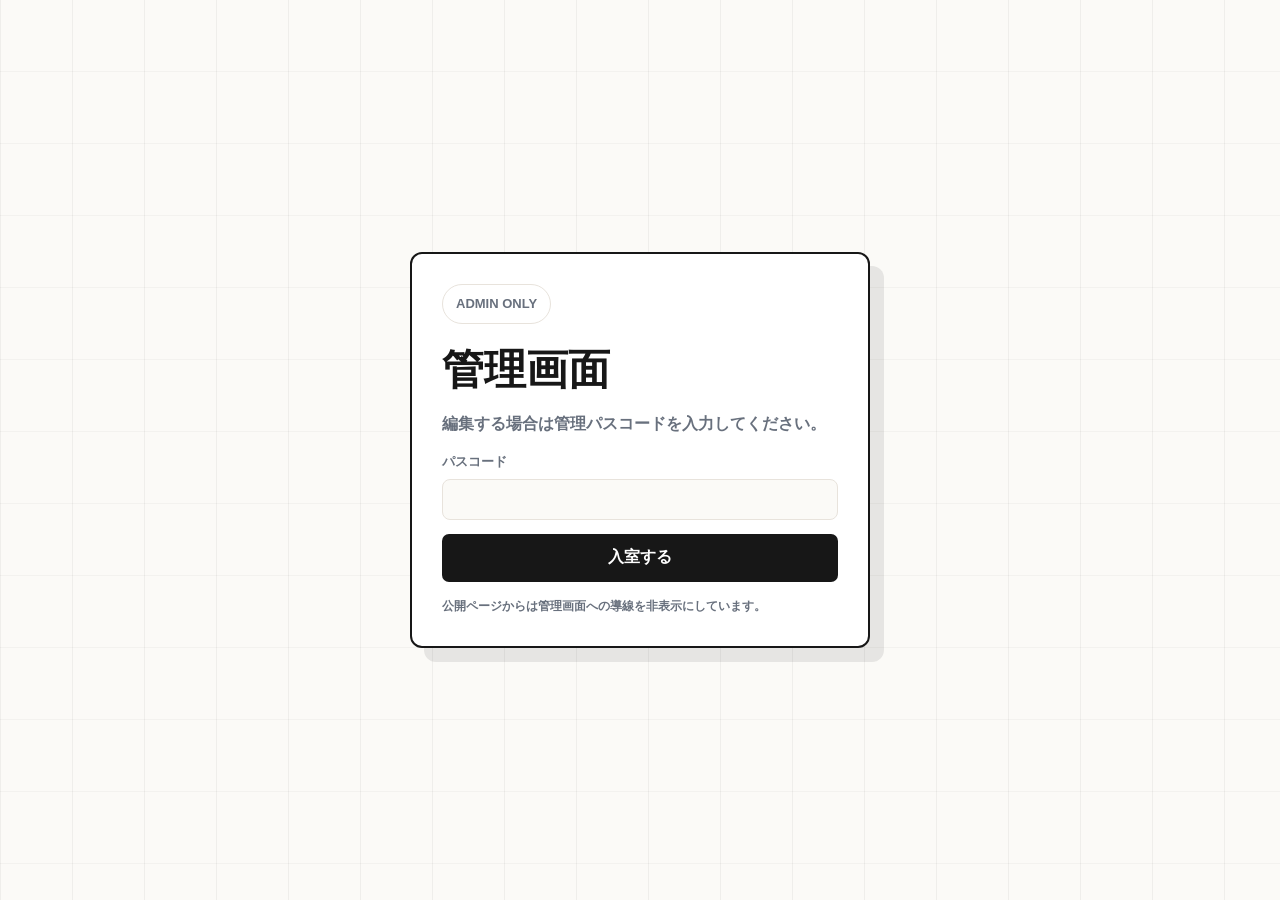
<file: admin.html>
<!doctype html>
<html lang="ja">
<head>
  <meta charset="utf-8">
  <meta name="viewport" content="width=device-width, initial-scale=1">
  <title>管理画面 | 筋トレ解剖図鑑</title>
  <meta name="robots" content="noindex,nofollow">
  <link rel="stylesheet" href="styles.css?v=20260502-4">
  <link rel="stylesheet" href="admin.css?v=20260502-4">
</head>
<body class="admin-locked">
  <div class="admin-lock" id="adminLock">
    <form class="admin-lock-panel" id="adminLogin">
      <p class="eyebrow">ADMIN ONLY</p>
      <h1>管理画面</h1>
      <p>編集する場合は管理パスコードを入力してください。</p>
      <label>パスコード<input id="adminPassword" type="password" autocomplete="current-password"></label>
      <button class="primary-action admin-button" type="submit">入室する</button>
      <p class="lock-note">公開ページからは管理画面への導線を非表示にしています。</p>
    </form>
  </div>

  <header class="site-header">
    <a class="brand" href="index.html">
      <span class="brand-mark"></span>
      <span>筋トレ解剖図鑑 管理</span>
    </a>
    <nav class="site-nav">
      <a href="index.html">サイトを見る</a>
      <button class="admin-link reset-button" type="button" id="resetData">初期化</button>
    </nav>
  </header>

  <main class="admin-main">
    <section class="admin-hero">
      <p class="eyebrow">DASHBOARD</p>
      <h1>アクセス数と内容を管理</h1>
      <p>この管理画面では、アクセス数の確認、トレーニング解説の編集、広告・アフィリエイト枠の編集ができます。</p>
    </section>

    <section class="admin-grid">
      <article class="admin-card">
        <h2>アクセス状況</h2>
        <div class="stats-grid">
          <div><span>総アクセス</span><strong id="totalVisits">0</strong></div>
          <div><span>最終アクセス</span><strong id="lastVisit">-</strong></div>
        </div>
        <h3>種目別クリック</h3>
        <div id="exerciseStats" class="stats-list"></div>
      </article>

      <article class="admin-card">
        <h2>広告・アフィリエイト編集</h2>
        <label>編集する枠
          <select id="bannerSelect"></select>
        </label>
        <label>種別<input id="bannerType" type="text"></label>
        <label>タイトル<input id="bannerTitle" type="text"></label>
        <label>説明<textarea id="bannerDescription" rows="4"></textarea></label>
        <label>ボタン文言<input id="bannerCta" type="text"></label>
        <label>リンクURL<input id="bannerUrl" type="text"></label>
        <button class="primary-action admin-button" type="button" id="saveBanner">広告枠を保存</button>
      </article>

      <article class="admin-card wide-card">
        <h2>トレーニング解説編集</h2>
        <div class="editor-layout">
          <div>
            <label>編集する種目
              <select id="exerciseSelect"></select>
            </label>
            <label>種目名<input id="exerciseName" type="text"></label>
            <label>カテゴリ<input id="exerciseCategory" type="text"></label>
            <label>鍛える部位<input id="exerciseMuscles" type="text"></label>
            <label>難易度<input id="exerciseLevel" type="text"></label>
            <label>目安<input id="exerciseSets" type="text"></label>
            <label>画像パス<input id="exerciseImage" type="text"></label>
          </div>
          <div>
            <label>説明<textarea id="exerciseLead" rows="5"></textarea></label>
            <label>手順 1行1ステップ<textarea id="exerciseSteps" rows="8"></textarea></label>
            <label>NG例 1行1つ<textarea id="exerciseNg" rows="5"></textarea></label>
            <label>関連リンク<input id="exerciseAffiliateUrl" type="text"></label>
          </div>
        </div>
        <button class="primary-action admin-button" type="button" id="saveExercise">種目を保存</button>
      </article>

      <article class="admin-card wide-card">
        <h2>データ管理</h2>
        <p>編集内容はこのブラウザのローカル保存です。本格公開時はWordPress、microCMS、Supabaseなどに移すと複数人管理・正式なアクセス解析ができます。</p>
        <div class="data-actions">
          <button class="secondary-action" type="button" id="exportData">JSONを書き出す</button>
          <button class="secondary-action" type="button" id="importData">JSONを読み込む</button>
        </div>
        <textarea id="jsonArea" rows="8" placeholder="書き出し・読み込み用JSON"></textarea>
      </article>
    </section>
  </main>

  <script src="affiliate-config.js?v=20260502-4"></script>
  <script src="site-data.js?v=20260502-4"></script>
  <script src="admin.js?v=20260502-4"></script>
</body>
</html>
</file>
<file: styles.css>
:root {
  --ink: #171717;
  --muted: #68707d;
  --paper: #fbfaf7;
  --panel: #ffffff;
  --line: #e8e3dc;
  --soft: #f3efe9;
  --red: #e74235;
  --blue: #1e6e91;
  --shadow: 14px 14px 0 rgba(23, 23, 23, .09);
}

* {
  box-sizing: border-box;
}

html {
  scroll-behavior: smooth;
}

body {
  margin: 0;
  overflow-x: hidden;
  color: var(--ink);
  background:
    linear-gradient(90deg, rgba(23, 23, 23, .035) 1px, transparent 1px) 0 0 / 72px 72px,
    linear-gradient(0deg, rgba(23, 23, 23, .025) 1px, transparent 1px) 0 0 / 72px 72px,
    var(--paper);
  font-family: -apple-system, BlinkMacSystemFont, "Hiragino Sans", "Yu Gothic", "Noto Sans JP", sans-serif;
}

a {
  color: inherit;
  text-decoration: none;
}

button,
input,
textarea {
  font: inherit;
}

.site-header {
  position: sticky;
  top: 0;
  z-index: 10;
  min-height: 84px;
  display: flex;
  align-items: center;
  justify-content: space-between;
  gap: 18px;
  padding: 16px clamp(20px, 5vw, 72px);
  border-bottom: 1px solid var(--line);
  background: rgba(251, 250, 247, .92);
  backdrop-filter: blur(14px);
}

.brand {
  display: inline-flex;
  align-items: center;
  gap: 12px;
  font-size: clamp(20px, 2.2vw, 29px);
  font-weight: 950;
}

.brand-mark {
  width: 40px;
  height: 40px;
  position: relative;
  flex: 0 0 auto;
  border: 2px solid var(--ink);
  background: #fff;
}

.brand-mark::after {
  content: "";
  position: absolute;
  inset: 8px;
  border: 7px solid var(--red);
  border-radius: 50%;
}

.site-nav {
  display: flex;
  align-items: center;
  gap: 22px;
  font-weight: 900;
}

.admin-link,
.primary-action {
  display: inline-flex;
  align-items: center;
  justify-content: center;
  min-height: 48px;
  padding: 0 18px;
  border-radius: 7px;
  background: var(--ink);
  color: #fff;
  font-weight: 950;
}

.hero {
  display: grid;
  grid-template-columns: minmax(0, 520px) minmax(0, 1fr);
  gap: clamp(28px, 5vw, 60px);
  align-items: center;
  padding: clamp(48px, 7vw, 84px) clamp(20px, 5vw, 72px) 54px;
}

.hero > * {
  min-width: 0;
}

.eyebrow {
  display: inline-flex;
  width: fit-content;
  margin: 0 0 18px;
  padding: 8px 13px;
  border: 1px solid var(--line);
  border-radius: 999px;
  background: #fff;
  color: var(--blue);
  font-size: 13px;
  font-weight: 950;
}

h1,
h2,
h3,
p {
  margin-top: 0;
}

.hero h1 {
  margin-bottom: 24px;
  font-size: clamp(54px, 6vw, 86px);
  line-height: 1.02;
  font-weight: 950;
  overflow-wrap: anywhere;
}

.hero h1 span {
  color: var(--red);
}

.lead {
  color: var(--muted);
  font-size: clamp(17px, 1.6vw, 22px);
  line-height: 1.85;
  font-weight: 800;
  overflow-wrap: anywhere;
  word-break: auto-phrase;
}

.hero-actions {
  display: flex;
  gap: 14px;
  flex-wrap: wrap;
  margin-top: 30px;
}

.hero-stats {
  display: grid;
  grid-template-columns: repeat(2, minmax(0, 1fr));
  gap: 10px;
  margin-top: 24px;
  max-width: 360px;
}

.hero-stats div {
  padding: 14px;
  border: 1px solid var(--line);
  border-radius: 8px;
  background: rgba(255, 255, 255, .84);
}

.hero-stats strong {
  display: block;
  font-size: 28px;
  line-height: 1;
  font-weight: 950;
}

.hero-stats span {
  display: block;
  margin-top: 6px;
  color: var(--muted);
  font-size: 12px;
  font-weight: 950;
}

.secondary-action {
  display: inline-flex;
  align-items: center;
  justify-content: center;
  min-height: 48px;
  padding: 0 18px;
  border: 2px solid var(--ink);
  border-radius: 7px;
  background: #fff;
  font-weight: 950;
}

.hero-art {
  max-width: 100%;
  overflow: hidden;
  border: 2px solid var(--ink);
  border-radius: 12px;
  background: #fff;
  box-shadow: var(--shadow);
}

.hero-art img,
.mobile-showcase img,
.detail-main > img,
.exercise-card img {
  display: block;
  width: 100%;
  height: auto;
}

.mobile-showcase {
  display: grid;
  grid-template-columns: minmax(0, 1fr) 310px;
  gap: clamp(24px, 5vw, 60px);
  align-items: center;
  margin: 0 clamp(20px, 5vw, 72px) 48px;
  padding: 32px;
  border: 1px solid var(--line);
  border-radius: 14px;
  background: rgba(255, 255, 255, .76);
}

.mobile-showcase h2,
.section-head h2,
.detail-copy h2 {
  margin-bottom: 14px;
  font-size: clamp(34px, 4vw, 56px);
  line-height: 1.16;
  font-weight: 950;
}

.mobile-showcase p,
.section-head p,
.detail-copy p {
  color: var(--muted);
  font-weight: 800;
  line-height: 1.75;
}

.mobile-showcase img {
  border: 2px solid var(--ink);
  border-radius: 18px;
  box-shadow: var(--shadow);
}

.section {
  padding: 58px clamp(20px, 5vw, 72px);
  border-top: 1px solid var(--line);
}

.section-head {
  max-width: 820px;
  margin-bottom: 28px;
}

.section-head.row {
  max-width: none;
  display: flex;
  align-items: end;
  justify-content: space-between;
  gap: 24px;
}

.banner-grid {
  display: grid;
  grid-template-columns: 1fr;
  gap: 18px;
  max-width: 900px;
}

.banner-card {
  min-height: 226px;
  display: grid;
  grid-template-columns: minmax(0, 1fr) minmax(180px, 260px);
  gap: 24px;
  align-items: stretch;
  padding: 24px;
  border: 2px solid var(--ink);
  border-radius: 12px;
  background: linear-gradient(135deg, #fff 0%, #fff 62%, rgba(231, 66, 53, .12) 100%);
  box-shadow: 8px 8px 0 rgba(23, 23, 23, .06);
}

.banner-card.blue {
  background: linear-gradient(135deg, #fff 0%, #fff 62%, rgba(30, 110, 145, .12) 100%);
}

.banner-card.black {
  background: linear-gradient(135deg, #fff 0%, #fff 62%, rgba(23, 23, 23, .10) 100%);
}

.banner-info {
  display: grid;
  align-content: start;
  gap: 12px;
}

.banner-card span {
  width: fit-content;
  padding: 7px 10px;
  border-radius: 999px;
  background: var(--soft);
  color: var(--blue);
  font-size: 12px;
  font-weight: 950;
}

.banner-media {
  display: grid;
  place-items: center;
  min-height: 178px;
  padding: 18px;
  border-left: 1px solid var(--line);
}

.banner-media img {
  display: block;
  max-width: 100%;
  max-height: 190px;
  width: auto;
  height: auto;
  object-fit: contain;
}

.product-art {
  position: relative;
  width: 100%;
  height: 150px;
  display: grid;
  place-items: center;
  overflow: hidden;
  border: 1px solid var(--line);
  border-radius: 8px;
  background: var(--paper);
}

.product-art i {
  display: block;
  background: var(--ink);
}

.product-art.mat i:nth-child(1) {
  width: 142px;
  height: 48px;
  border-radius: 8px 18px 18px 8px;
  background: linear-gradient(90deg, #2b2d31, #111);
}

.product-art.mat i:nth-child(2) {
  position: absolute;
  right: calc(50% - 88px);
  width: 28px;
  height: 54px;
  border: 8px solid #111;
  border-left-width: 5px;
  border-radius: 999px;
  background: transparent;
}

.product-art.mat i:nth-child(3) {
  position: absolute;
  bottom: 22px;
  width: 128px;
  height: 4px;
  border-radius: 999px;
  background: rgba(231, 66, 53, .9);
}

.product-art.dumbbell i:nth-child(1) {
  width: 112px;
  height: 14px;
  border-radius: 999px;
  background: #111;
}

.product-art.dumbbell i:nth-child(2),
.product-art.dumbbell i:nth-child(3) {
  position: absolute;
  width: 42px;
  height: 58px;
  border-radius: 10px;
  background: linear-gradient(180deg, #30343a, #111);
}

.product-art.dumbbell i:nth-child(2) {
  left: calc(50% - 90px);
}

.product-art.dumbbell i:nth-child(3) {
  right: calc(50% - 90px);
}

.product-art.gear i:nth-child(1),
.product-art.gear i:nth-child(2),
.product-art.gear i:nth-child(3) {
  position: absolute;
  border: 3px solid #111;
  background: #fff;
}

.product-art.gear i:nth-child(1) {
  left: calc(50% - 82px);
  width: 58px;
  height: 58px;
  border-radius: 12px;
}

.product-art.gear i:nth-child(2) {
  width: 64px;
  height: 28px;
  border-radius: 999px;
  transform: rotate(-18deg);
}

.product-art.gear i:nth-child(3) {
  right: calc(50% - 84px);
  width: 48px;
  height: 64px;
  border-radius: 8px;
  background: #111;
}

.banner-card b {
  display: block;
  color: var(--ink);
  font-size: 18px;
  line-height: 1.18;
  font-weight: 950;
}

.banner-card strong {
  display: block;
  font-size: clamp(20px, 2.6vw, 30px);
  line-height: 1.3;
  font-weight: 950;
}

.banner-card p {
  color: var(--muted);
  font-weight: 750;
  line-height: 1.7;
}

.banner-meta {
  display: flex;
  align-items: center;
  gap: 10px;
  flex-wrap: wrap;
}

.banner-card small {
  width: fit-content;
  max-width: 100%;
  display: block;
  overflow: hidden;
  padding: 7px 10px;
  border: 1px solid var(--line);
  border-radius: 999px;
  color: var(--muted);
  background: rgba(255, 255, 255, .82);
  font-size: 12px;
  font-weight: 900;
  text-overflow: ellipsis;
  white-space: nowrap;
}

.banner-card em {
  width: fit-content;
  padding: 12px 14px;
  border-radius: 7px;
  background: var(--ink);
  color: #fff;
  font-style: normal;
  font-weight: 950;
}

.filters {
  display: flex;
  flex-wrap: wrap;
  gap: 8px;
}

.filter {
  min-height: 42px;
  padding: 0 16px;
  border: 1px solid var(--line);
  border-radius: 999px;
  background: #fff;
  cursor: pointer;
  font-weight: 950;
}

.filter.is-active {
  border-color: var(--ink);
  background: var(--ink);
  color: #fff;
}

.search-row {
  display: flex;
  align-items: end;
  justify-content: space-between;
  gap: 18px;
  margin-bottom: 22px;
}

.search-box {
  flex: 1;
  display: grid;
  gap: 8px;
  max-width: 640px;
  font-weight: 950;
}

.search-box span,
.result-count {
  color: var(--muted);
  font-size: 13px;
  font-weight: 950;
}

.search-box input {
  width: 100%;
  min-height: 52px;
  padding: 0 16px;
  border: 2px solid var(--ink);
  border-radius: 8px;
  background: #fff;
  color: var(--ink);
  font-weight: 800;
}

.result-count {
  margin: 0 0 12px;
}

.empty-state {
  display: none;
  margin: 18px 0 0;
  padding: 18px;
  border: 1px solid var(--line);
  border-radius: 8px;
  background: #fff;
  color: var(--muted);
  font-weight: 900;
}

.empty-state.is-visible {
  display: block;
}

.exercise-grid {
  display: grid;
  grid-template-columns: repeat(3, minmax(0, 1fr));
  gap: 20px;
}

.exercise-card {
  overflow: hidden;
  padding: 0;
  border: 1px solid var(--line);
  border-radius: 12px;
  background: #fff;
  text-align: left;
  cursor: pointer;
  transition: transform .18s ease, box-shadow .18s ease, border-color .18s ease;
}

.exercise-card:hover,
.exercise-card.is-active {
  transform: translateY(-3px);
  border-color: var(--ink);
  box-shadow: 10px 10px 0 rgba(23, 23, 23, .08);
}

.exercise-card img {
  aspect-ratio: 4 / 3;
  object-fit: cover;
  object-position: top center;
  border-bottom: 1px solid var(--line);
  background: var(--soft);
}

.exercise-card div {
  padding: 18px;
}

.exercise-card span {
  color: var(--blue);
  font-size: 13px;
  font-weight: 950;
}

.exercise-card h3 {
  margin: 8px 0;
  font-size: 24px;
  font-weight: 950;
}

.exercise-card p {
  margin-bottom: 0;
  color: var(--muted);
  font-weight: 760;
}

.detail-layout {
  display: grid;
  grid-template-columns: 350px minmax(0, 1fr);
  gap: 34px;
  align-items: start;
}

.detail-copy {
  position: sticky;
  top: 108px;
  padding: 26px;
  border: 2px solid var(--ink);
  border-radius: 12px;
  background: #fff;
  box-shadow: var(--shadow);
}

.detail-copy dl {
  display: grid;
  gap: 10px;
  margin: 24px 0;
}

.detail-copy dl div {
  padding: 14px;
  border: 1px solid var(--line);
  border-radius: 8px;
  background: var(--paper);
}

.detail-copy dt {
  color: var(--muted);
  font-size: 12px;
  font-weight: 950;
}

.detail-copy dd {
  margin: 6px 0 0;
  font-weight: 950;
}

.wide {
  width: 100%;
}

.detail-main {
  min-width: 0;
}

.detail-figure {
  position: relative;
  margin: 0;
  max-width: 100%;
  overflow: hidden;
}

.detail-main > img,
.detail-figure > img {
  display: block;
  width: 100%;
  max-width: 100%;
  height: auto;
  object-fit: contain;
  object-position: top center;
  border: 2px solid var(--ink);
  border-radius: 14px;
  background: #fff;
  box-shadow: var(--shadow);
}

.steps-panel,
.ng-panel {
  margin-top: 24px;
  padding: 24px;
  border: 1px solid var(--line);
  border-radius: 12px;
  background: #fff;
}

.steps-panel h3,
.ng-panel h3 {
  margin-bottom: 16px;
  font-size: 28px;
  font-weight: 950;
}

.steps-panel ol {
  display: grid;
  gap: 10px;
  margin: 0;
  padding: 0;
  list-style: none;
}

.steps-panel li {
  display: grid;
  grid-template-columns: 92px 1fr;
  gap: 14px;
  padding: 14px;
  border-radius: 8px;
  background: var(--paper);
}

.steps-panel b {
  color: var(--red);
  font-size: 13px;
  font-weight: 950;
}

.steps-panel span,
.ng-panel li {
  color: var(--muted);
  font-weight: 800;
  line-height: 1.65;
}

.ng-panel ul {
  margin: 0;
  padding-left: 20px;
}

.site-footer {
  display: flex;
  justify-content: space-between;
  gap: 24px;
  padding: 34px clamp(20px, 5vw, 72px);
  background: var(--ink);
  color: #fff;
}

.site-footer strong {
  display: block;
  margin-bottom: 8px;
  font-size: 22px;
}

.site-footer p {
  max-width: 760px;
  margin: 0;
  color: #d8d8d8;
  line-height: 1.7;
}

.site-footer a {
  font-weight: 950;
}

.admin-access {
  align-self: flex-end;
  padding: 3px 0;
  border: 0;
  background: transparent;
  color: rgba(255, 255, 255, .16);
  cursor: pointer;
  font-size: 10px;
  font-weight: 800;
  letter-spacing: 0;
}

.admin-access:hover,
.admin-access:focus-visible {
  color: rgba(255, 255, 255, .48);
  outline: none;
}

.quiet-gate {
  position: fixed;
  inset: 0;
  z-index: 40;
  display: grid;
  place-items: end;
  padding: 22px;
  background: rgba(23, 23, 23, .18);
}

.quiet-gate[hidden] {
  display: none;
}

.quiet-gate-panel {
  position: relative;
  width: min(100%, 260px);
  padding: 18px;
  border: 1px solid rgba(23, 23, 23, .18);
  border-radius: 8px;
  background: rgba(251, 250, 247, .96);
  box-shadow: 0 18px 60px rgba(23, 23, 23, .18);
}

.quiet-gate-close {
  position: absolute;
  top: 7px;
  right: 9px;
  border: 0;
  background: transparent;
  color: var(--muted);
  cursor: pointer;
  font-size: 18px;
}

.quiet-gate label {
  display: grid;
  gap: 6px;
  color: var(--muted);
  font-size: 11px;
  font-weight: 900;
}

.quiet-gate input {
  width: 100%;
  min-height: 38px;
  padding: 0 10px;
  border: 1px solid var(--line);
  border-radius: 7px;
  background: #fff;
  color: var(--ink);
}

.quiet-gate-panel > button[type="submit"] {
  width: 100%;
  min-height: 38px;
  margin-top: 10px;
  border: 0;
  border-radius: 7px;
  background: var(--ink);
  color: #fff;
  cursor: pointer;
  font-weight: 950;
}

.quiet-gate p {
  min-height: 16px;
  margin: 8px 0 0;
  color: var(--red);
  font-size: 11px;
  font-weight: 900;
}

@media (max-width: 1000px) {
  .hero,
  .mobile-showcase,
  .detail-layout {
    grid-template-columns: 1fr;
  }

  .detail-copy {
    position: static;
  }

  .banner-grid,
  .exercise-grid {
    grid-template-columns: 1fr;
  }

  .banner-card {
    grid-template-columns: 1fr;
  }

  .banner-media {
    border-left: 0;
    border-top: 1px solid var(--line);
  }

  .mobile-showcase img {
    max-width: 330px;
  }
}

@media (max-width: 680px) {
  .site-header,
  .site-nav,
  .section-head.row,
  .site-footer {
    align-items: flex-start;
    flex-direction: column;
  }

  .site-nav {
    gap: 10px;
  }

  .site-nav a:not(:first-child) {
    display: none;
  }

  .hero {
    padding-top: 40px;
    width: 100vw;
    max-width: 100vw;
    padding-left: 20px;
    padding-right: 20px;
  }

  .hero h1 {
    font-size: clamp(38px, 11vw, 48px);
    line-height: 1.08;
    word-break: keep-all;
  }

  .lead {
    word-break: break-all;
  }

  .hero h1 span {
    display: block;
  }

  .hero-copy,
  .hero-art {
    width: calc(100vw - 40px);
    max-width: calc(100vw - 40px);
  }

  .hero-art img {
    width: 100%;
    max-width: 100%;
    object-fit: contain;
  }

  .hero-actions a {
    width: 100%;
  }

  .hero-stats {
    grid-template-columns: 1fr;
  }

  .mobile-showcase {
    margin-left: 20px;
    margin-right: 20px;
    padding: 22px;
  }

  .steps-panel li {
    grid-template-columns: 1fr;
  }

  .search-row {
    align-items: stretch;
    flex-direction: column;
  }

  .result-count {
    margin-bottom: 0;
  }
}
</file>
<file: admin.css>
.admin-lock {
  position: fixed;
  inset: 0;
  z-index: 100;
  display: grid;
  place-items: center;
  padding: 20px;
  background:
    linear-gradient(90deg, rgba(23, 23, 23, .05) 1px, transparent 1px) 0 0 / 72px 72px,
    linear-gradient(0deg, rgba(23, 23, 23, .04) 1px, transparent 1px) 0 0 / 72px 72px,
    rgba(251, 250, 247, .96);
}

.admin-lock.is-unlocked {
  display: none;
}

.admin-locked .site-header,
.admin-locked .admin-main {
  display: none;
}

.admin-lock-panel {
  width: min(100%, 460px);
  padding: 30px;
  border: 2px solid var(--ink);
  border-radius: 12px;
  background: #fff;
  box-shadow: var(--shadow);
}

.admin-lock-panel h1 {
  margin-bottom: 12px;
  font-size: 42px;
  font-weight: 950;
}

.admin-lock-panel p {
  color: var(--muted);
  font-weight: 800;
  line-height: 1.7;
}

.lock-note {
  margin: 14px 0 0;
  font-size: 12px;
}

.admin-main {
  padding: 48px clamp(20px, 5vw, 72px) 80px;
}

.admin-hero {
  max-width: 860px;
  margin-bottom: 34px;
}

.admin-hero h1 {
  margin-bottom: 12px;
  font-size: clamp(42px, 6vw, 78px);
  line-height: 1.05;
  font-weight: 950;
}

.admin-hero p {
  color: var(--muted);
  font-size: 18px;
  line-height: 1.8;
  font-weight: 800;
}

.admin-grid {
  display: grid;
  grid-template-columns: repeat(2, minmax(0, 1fr));
  gap: 22px;
}

.admin-card {
  padding: 26px;
  border: 2px solid var(--ink);
  border-radius: 12px;
  background: #fff;
  box-shadow: 8px 8px 0 rgba(23, 23, 23, .06);
}

.wide-card {
  grid-column: 1 / -1;
}

.admin-card h2 {
  margin-bottom: 20px;
  font-size: 30px;
  font-weight: 950;
}

.admin-card h3 {
  margin: 24px 0 12px;
  font-size: 20px;
  font-weight: 950;
}

.stats-grid {
  display: grid;
  grid-template-columns: repeat(2, minmax(0, 1fr));
  gap: 12px;
}

.stats-grid div,
.stats-list div {
  padding: 16px;
  border-radius: 9px;
  background: var(--paper);
}

.stats-grid span,
.stats-list span {
  display: block;
  color: var(--muted);
  font-size: 12px;
  font-weight: 950;
}

.stats-grid strong,
.stats-list strong {
  display: block;
  margin-top: 6px;
  font-size: 24px;
  font-weight: 950;
}

.stats-list {
  display: grid;
  gap: 10px;
}

label {
  display: grid;
  gap: 8px;
  margin-bottom: 14px;
  color: var(--muted);
  font-size: 13px;
  font-weight: 950;
}

input,
textarea,
select {
  width: 100%;
  padding: 12px 13px;
  border: 1px solid var(--line);
  border-radius: 8px;
  background: var(--paper);
  color: var(--ink);
  font-weight: 800;
}

textarea {
  resize: vertical;
  line-height: 1.6;
}

.admin-button {
  width: 100%;
  border: 0;
  cursor: pointer;
}

.reset-button {
  border: 0;
  cursor: pointer;
}

.editor-layout {
  display: grid;
  grid-template-columns: repeat(2, minmax(0, 1fr));
  gap: 20px;
}

.data-actions {
  display: flex;
  gap: 12px;
  flex-wrap: wrap;
  margin: 18px 0;
}

@media (max-width: 860px) {
  .admin-grid,
  .editor-layout,
  .stats-grid {
    grid-template-columns: 1fr;
  }
}
</file>
